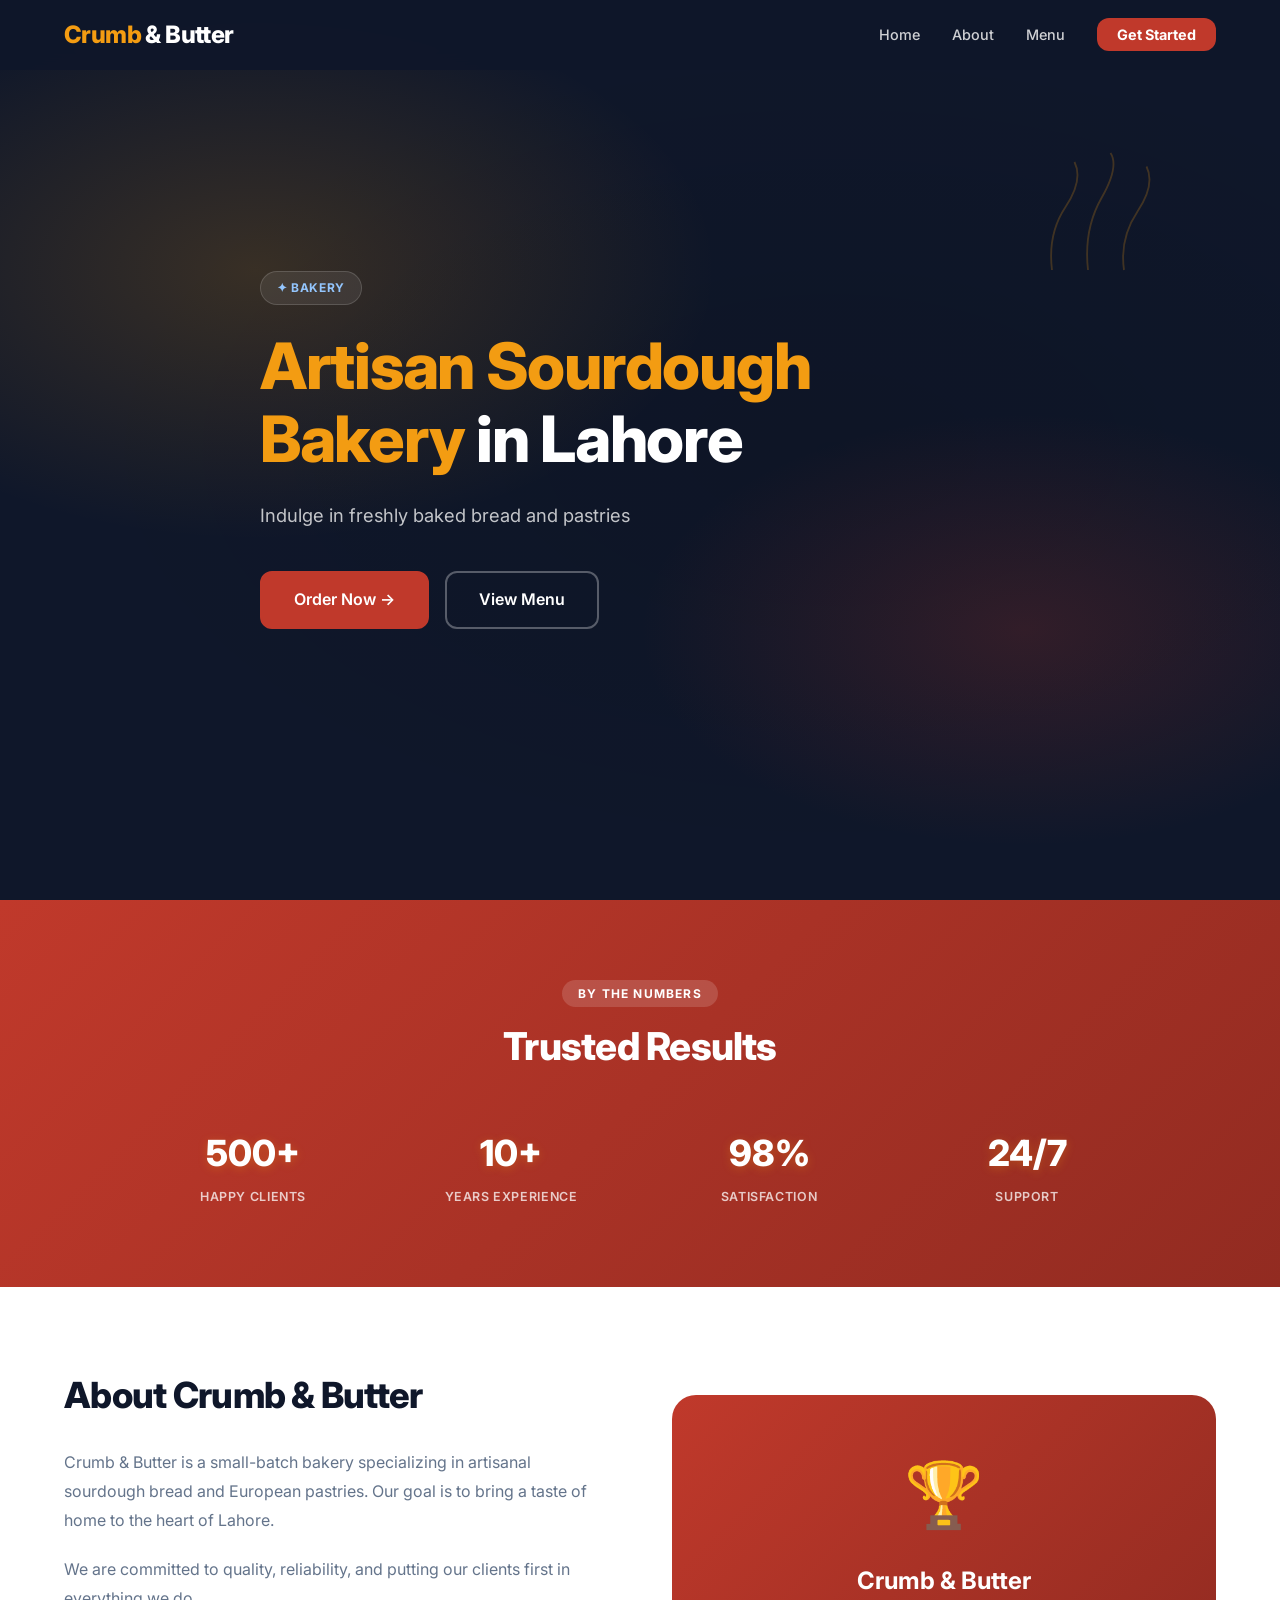
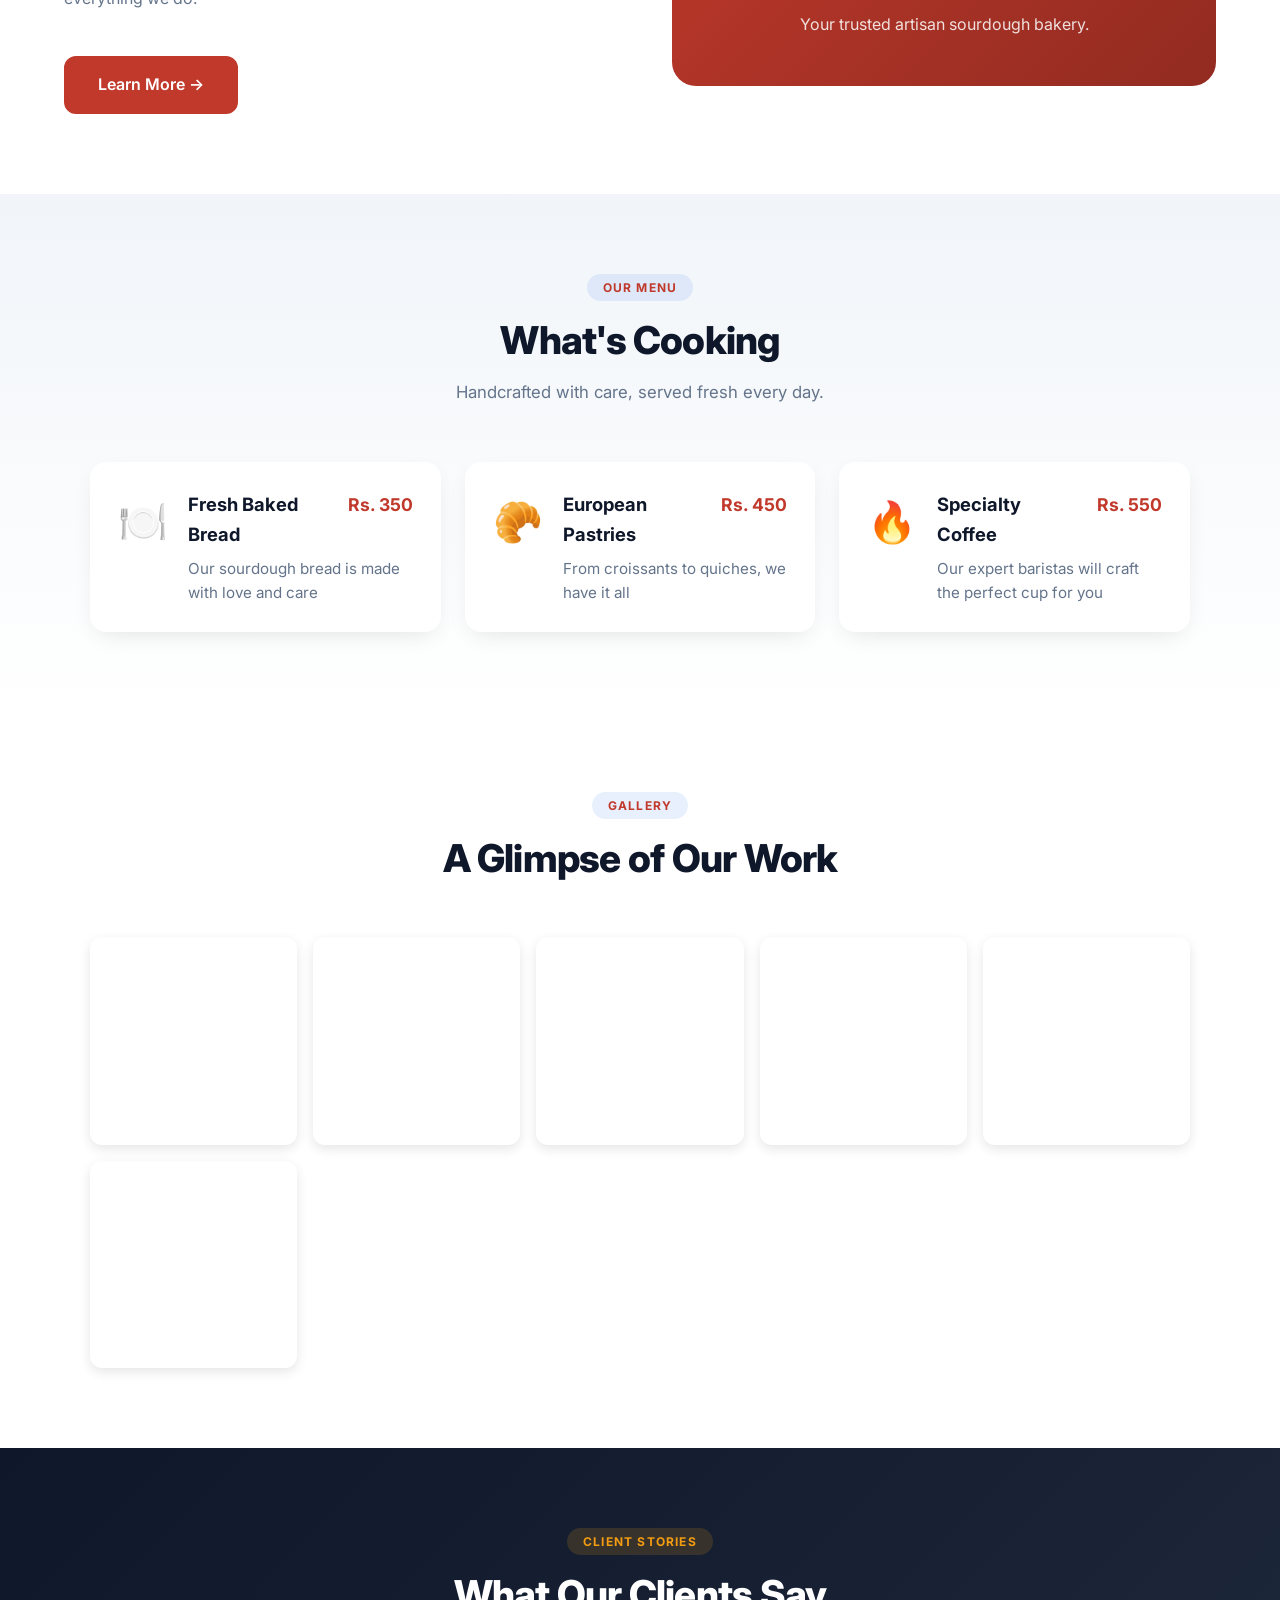
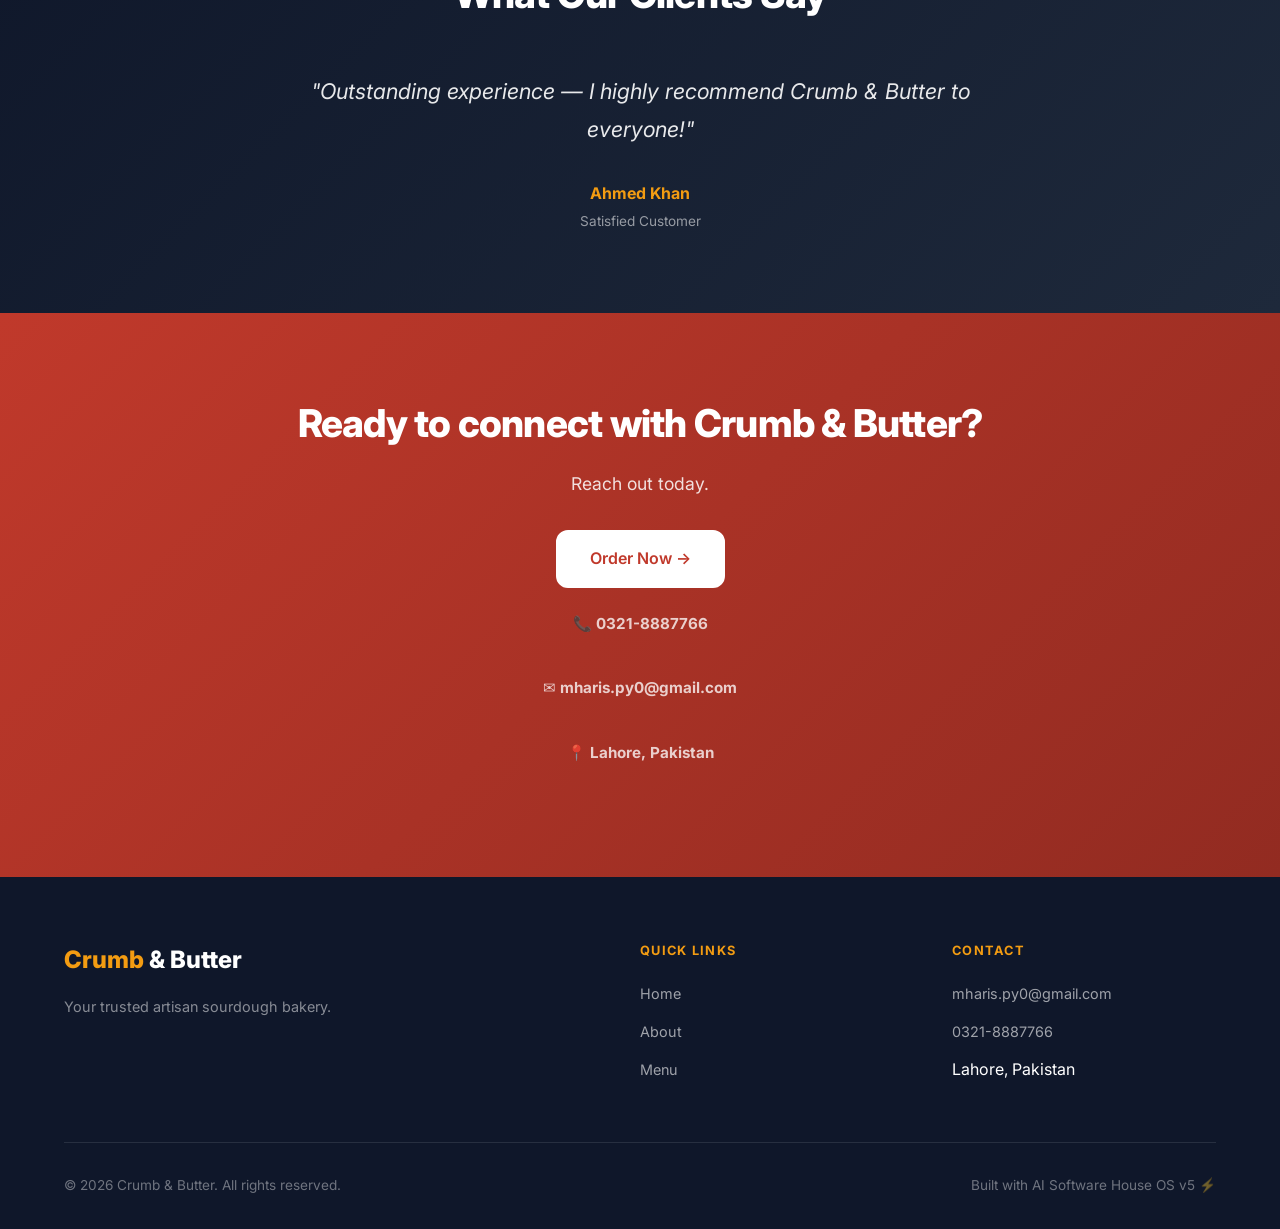
<file: index.html>
<!DOCTYPE html>
<html lang="en">
<head>
  <meta charset="UTF-8">
  <meta name="viewport" content="width=device-width,initial-scale=1.0">
  <title>Crumb & Butter - BAKERY</title>
  <meta name="description" content="Indulge in freshly baked bread and pastries">
  <link rel="preconnect" href="https://fonts.googleapis.com">
  <link href="https://fonts.googleapis.com/css2?family=Inter:wght@400;500;600;700;800&display=swap" rel="stylesheet">
  <link rel="stylesheet" href="styles.css">
</head>
<body>

  <nav class="navbar">
    <div class="container nav-inner">
      <div class="nav-brand"><span>Crumb</span> & Butter</div>
      <ul class="nav-links">
          <li><a href="index.html">Home</a></li>
          <li><a href="about.html">About</a></li>
          <li><a href="menu.html">Menu</a></li>
          <li><a href="#contact" class="nav-cta">Get Started</a></li>
      </ul>
      <div class="hamburger"><span></span><span></span><span></span></div>
    </div>
  </nav>

  
  <section class="hero" id="home">
    <div class="hero-deco" aria-hidden="true"><svg viewBox="0 0 200 200" xmlns="http://www.w3.org/2000/svg">
      <path d="M60 180 Q 55 140, 75 110 T 85 60" />
      <path d="M100 180 Q 95 135, 115 100 T 125 50" />
      <path d="M140 180 Q 135 145, 155 115 T 165 65" />
    </svg></div>
    <div class="container">
      <div class="hero-content">
        <div class="hero-badge">✦ BAKERY</div>
        <h1><em>Artisan Sourdough Bakery</em> in Lahore</h1>
        <p class="hero-sub">Indulge in freshly baked bread and pastries</p>
        <div class="hero-btns">
          <a href="#contact" class="btn btn-primary">Order Now →</a>
          <a href="#services" class="btn btn-outline">View Menu</a>
        </div>
      </div>
    </div>
  </section>

  <section id="stats" style="background:linear-gradient(135deg,var(--primary) 0%,var(--secondary) 100%);color:var(--white);padding:5rem 0">
    <div class="container">
      <div class="section-header" style="color:var(--white)">
        <span class="section-tag" style="background:rgba(255,255,255,.15);color:var(--white);border-color:rgba(255,255,255,.25)">By the Numbers</span>
        <h2 style="color:var(--white);margin-bottom:0">Trusted Results</h2>
      </div>
      <div class="stats-grid" style="max-width:1000px;margin:2rem auto 0;color:var(--white);display:grid;grid-template-columns:repeat(auto-fit,minmax(200px,1fr));gap:2rem;text-align:center"><div class="stat-item"><span class="stat-number">500+</span><div class="stat-label">Happy Clients</div></div><div class="stat-item"><span class="stat-number">10+</span><div class="stat-label">Years Experience</div></div><div class="stat-item"><span class="stat-number">98%</span><div class="stat-label">Satisfaction</div></div><div class="stat-item"><span class="stat-number">24/7</span><div class="stat-label">Support</div></div></div>
    </div>
  </section>

  <section id="about">
    <div class="container">
      <div class="about-grid">
        <div class="about-content fade-in">
          <h2>About Crumb & Butter</h2>
          <p>Crumb & Butter is a small-batch bakery specializing in artisanal sourdough bread and European pastries. Our goal is to bring a taste of home to the heart of Lahore.</p>
          <p>We are committed to quality, reliability, and putting our clients first in everything we do.</p>
          <a href="#contact" class="btn btn-primary" style="margin-top:1.5rem">Learn More →</a>
        </div>
        <div class="about-visual fade-in">
          <div class="about-visual-icon">🏆</div>
          <h3>Crumb & Butter</h3>
          <p>Your trusted artisan sourdough bakery.</p>
        </div>
      </div>
    </div>
  </section>

  <section class="services-section" id="menu" style="background:linear-gradient(180deg,var(--light) 0%,#fff 100%)">
    <div class="container">
      <div class="section-header">
        <span class="section-tag">Our Menu</span>
        <h2>What's Cooking</h2>
        <p>Handcrafted with care, served fresh every day.</p>
      </div>
      <div style="display:grid;grid-template-columns:repeat(auto-fit,minmax(340px,1fr));gap:1.5rem;max-width:1100px;margin:0 auto">
        
          <div class="menu-item fade-in" style="background:var(--white);border-radius:1rem;padding:1.75rem;box-shadow:0 8px 24px -8px rgba(0,0,0,.12);display:flex;gap:1.25rem;align-items:flex-start">
            <div style="font-size:2.5rem;flex-shrink:0">🍽️</div>
            <div style="flex:1">
              <div style="display:flex;justify-content:space-between;align-items:baseline;gap:1rem;margin-bottom:.5rem">
                <h3 style="margin:0;font-size:1.15rem;color:var(--dark)">Fresh Baked Bread</h3>
                <span style="color:var(--primary);font-weight:700;font-size:1.1rem;white-space:nowrap">Rs. 350</span>
              </div>
              <p style="margin:0;color:var(--gray);font-size:.95rem;line-height:1.55">Our sourdough bread is made with love and care</p>
            </div>
          </div>
          <div class="menu-item fade-in" style="background:var(--white);border-radius:1rem;padding:1.75rem;box-shadow:0 8px 24px -8px rgba(0,0,0,.12);display:flex;gap:1.25rem;align-items:flex-start">
            <div style="font-size:2.5rem;flex-shrink:0">🥐</div>
            <div style="flex:1">
              <div style="display:flex;justify-content:space-between;align-items:baseline;gap:1rem;margin-bottom:.5rem">
                <h3 style="margin:0;font-size:1.15rem;color:var(--dark)">European Pastries</h3>
                <span style="color:var(--primary);font-weight:700;font-size:1.1rem;white-space:nowrap">Rs. 450</span>
              </div>
              <p style="margin:0;color:var(--gray);font-size:.95rem;line-height:1.55">From croissants to quiches, we have it all</p>
            </div>
          </div>
          <div class="menu-item fade-in" style="background:var(--white);border-radius:1rem;padding:1.75rem;box-shadow:0 8px 24px -8px rgba(0,0,0,.12);display:flex;gap:1.25rem;align-items:flex-start">
            <div style="font-size:2.5rem;flex-shrink:0">🔥</div>
            <div style="flex:1">
              <div style="display:flex;justify-content:space-between;align-items:baseline;gap:1rem;margin-bottom:.5rem">
                <h3 style="margin:0;font-size:1.15rem;color:var(--dark)">Specialty Coffee</h3>
                <span style="color:var(--primary);font-weight:700;font-size:1.1rem;white-space:nowrap">Rs. 550</span>
              </div>
              <p style="margin:0;color:var(--gray);font-size:.95rem;line-height:1.55">Our expert baristas will craft the perfect cup for you</p>
            </div>
          </div>
      </div>
    </div>
  </section>

  <section id="gallery">
    <div class="container">
      <div class="section-header">
        <span class="section-tag">Gallery</span>
        <h2>A Glimpse of Our Work</h2>
      </div>
      <div style="display:grid;grid-template-columns:repeat(auto-fit,minmax(180px,1fr));gap:1rem;max-width:1100px;margin:0 auto">
        <div class="gallery-tile fade-in" style="aspect-ratio:1/1;background:url('https://images.unsplash.com/photo-1487412947147-5cebf100ffc2?auto=format&fit=crop&w=500&q=80') center/cover no-repeat;border-radius:.75rem;box-shadow:0 4px 12px rgba(0,0,0,.1);transition:transform .35s ease"></div><div class="gallery-tile fade-in" style="aspect-ratio:1/1;background:url('https://images.unsplash.com/photo-1519125323398-675f0ddb6308?auto=format&fit=crop&w=500&q=80') center/cover no-repeat;border-radius:.75rem;box-shadow:0 4px 12px rgba(0,0,0,.1);transition:transform .35s ease"></div><div class="gallery-tile fade-in" style="aspect-ratio:1/1;background:url('https://images.unsplash.com/photo-1464207687429-7505649dae38?auto=format&fit=crop&w=500&q=80') center/cover no-repeat;border-radius:.75rem;box-shadow:0 4px 12px rgba(0,0,0,.1);transition:transform .35s ease"></div><div class="gallery-tile fade-in" style="aspect-ratio:1/1;background:url('https://images.unsplash.com/photo-1560750588-73207b1ef5b8?auto=format&fit=crop&w=500&q=80') center/cover no-repeat;border-radius:.75rem;box-shadow:0 4px 12px rgba(0,0,0,.1);transition:transform .35s ease"></div><div class="gallery-tile fade-in" style="aspect-ratio:1/1;background:url('https://images.unsplash.com/photo-1560066984-138dadb4c035?auto=format&fit=crop&w=500&q=80') center/cover no-repeat;border-radius:.75rem;box-shadow:0 4px 12px rgba(0,0,0,.1);transition:transform .35s ease"></div><div class="gallery-tile fade-in" style="aspect-ratio:1/1;background:url('https://images.unsplash.com/photo-1540555700478-4be289fbecef?auto=format&fit=crop&w=500&q=80') center/cover no-repeat;border-radius:.75rem;box-shadow:0 4px 12px rgba(0,0,0,.1);transition:transform .35s ease"></div>
      </div>
    </div>
  </section>

  <section class="testimonial-section" id="testimonials">
    <div class="container">
      <div class="section-header">
        <span class="section-tag" style="background:rgba(245,158,11,.15);color:var(--accent)">Client Stories</span>
        <h2 style="color:var(--white)">What Our Clients Say</h2>
      </div>
      <p class="test-quote fade-in">"Outstanding experience — I highly recommend Crumb & Butter to everyone!"</p>
      <p class="test-author">Ahmed Khan</p>
      <p class="test-role">Satisfied Customer</p>
    </div>
  </section>

  <section class="cta-section" id="contact">
    <div class="container">
      <h2>Ready to connect with Crumb & Butter?</h2>
      <p>Reach out today.</p>
      <a href="tel:0321-8887766" class="btn btn-white">Order Now →</a>
      <div class="contact-info">
        <p>📞 <strong><a href="tel:0321-8887766" style="color:inherit;text-decoration:none">0321-8887766</a></strong></p>
        <p>✉ <strong><a href="mailto:mharis.py0@gmail.com" style="color:inherit;text-decoration:none">mharis.py0@gmail.com</a></strong></p>
        <p>📍 <strong>Lahore, Pakistan</strong></p>
      </div>
    </div>
  </section>

  <footer class="footer">
    <div class="container">
      <div class="footer-grid">
        <div>
          <div class="footer-brand"><span>Crumb</span> & Butter</div>
          <p class="footer-tagline">Your trusted artisan sourdough bakery.</p>
        </div>
        <div class="footer-col">
          <h4>Quick Links</h4>
          <ul>
            <li><a href="index.html">Home</a></li>
            <li><a href="about.html">About</a></li>
            <li><a href="menu.html">Menu</a></li>
          </ul>
        </div>
        <div class="footer-col">
          <h4>Contact</h4>
          <ul>
            <li><a href="mailto:mharis.py0@gmail.com">mharis.py0@gmail.com</a></li>
            <li><a href="tel:0321-8887766">0321-8887766</a></li>
            <li>Lahore, Pakistan</li>
          </ul>
        </div>
      </div>
      <div class="footer-bottom">
        <p>© 2026 Crumb & Butter. All rights reserved.</p>
        <p>Built with AI Software House OS v5 ⚡</p>
      </div>
    </div>
  </footer>

  <script src="script.js"></script>
</body>
</html>
</file>
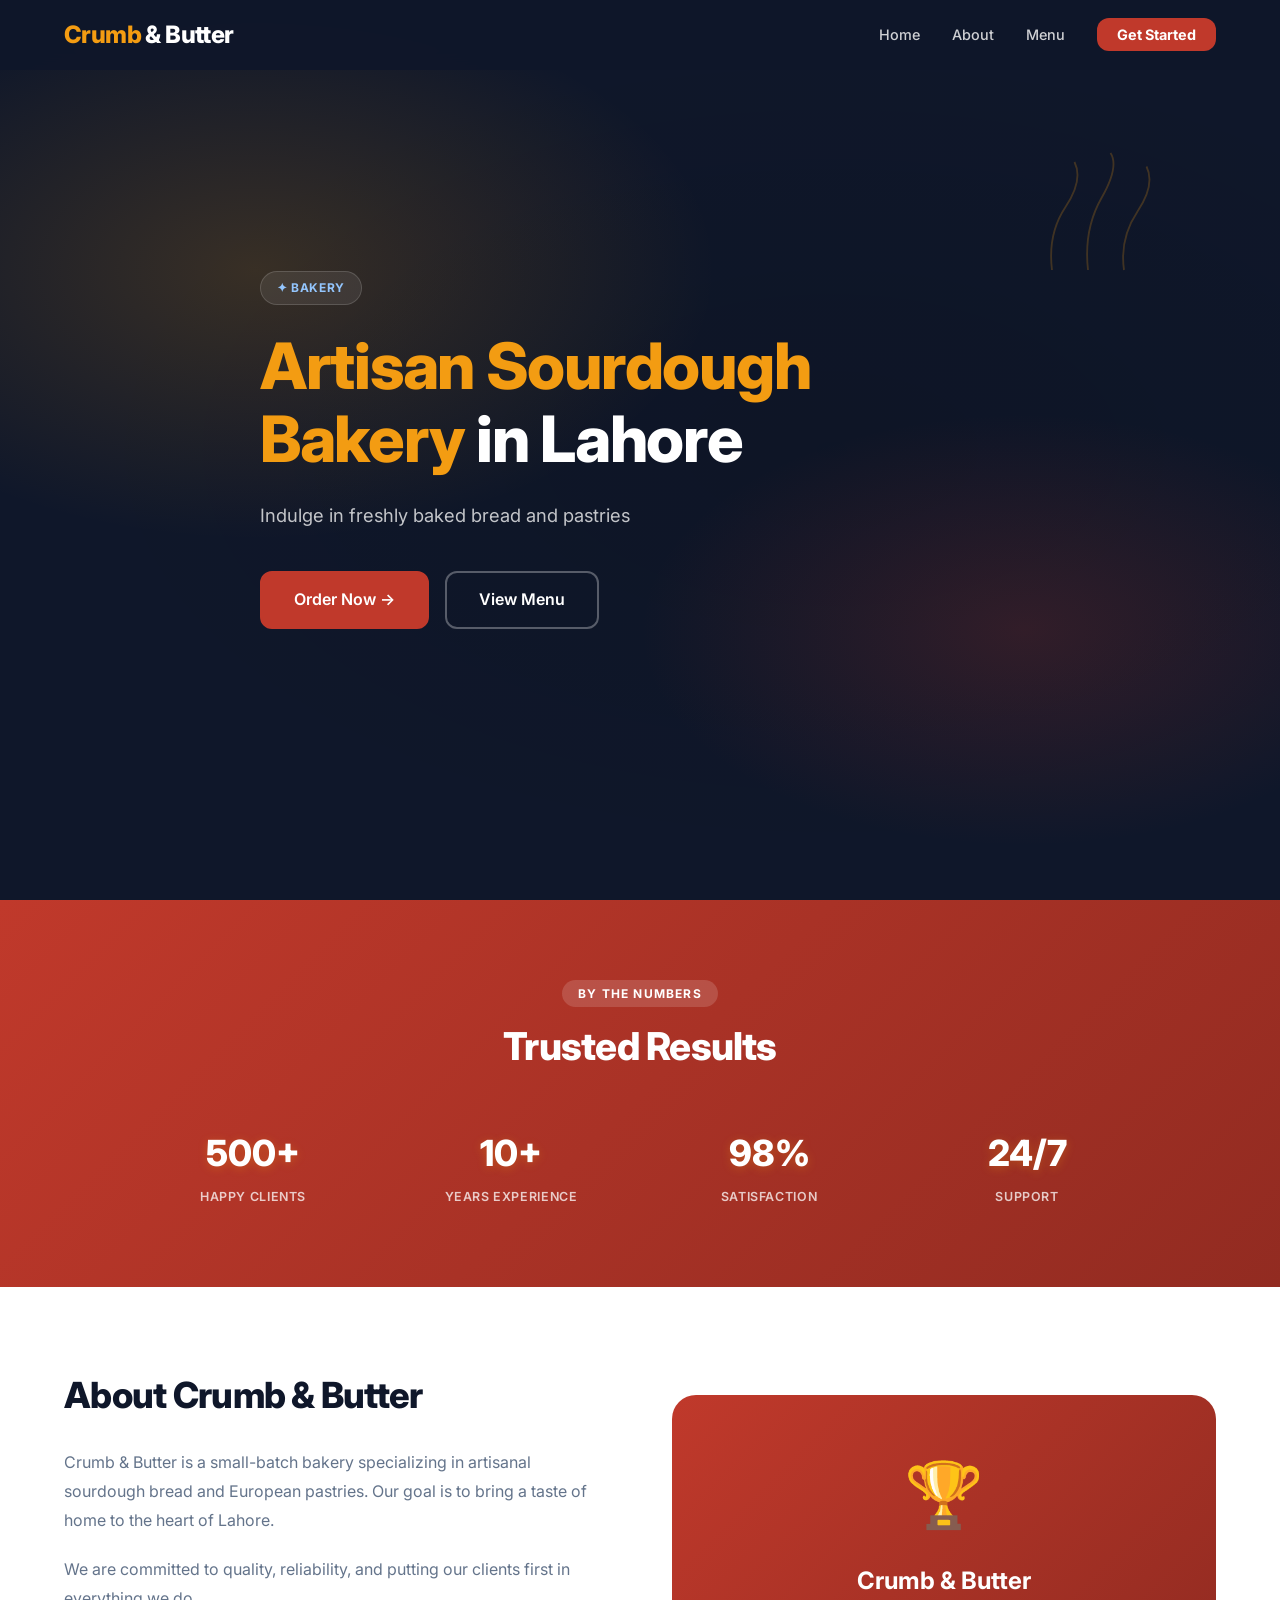
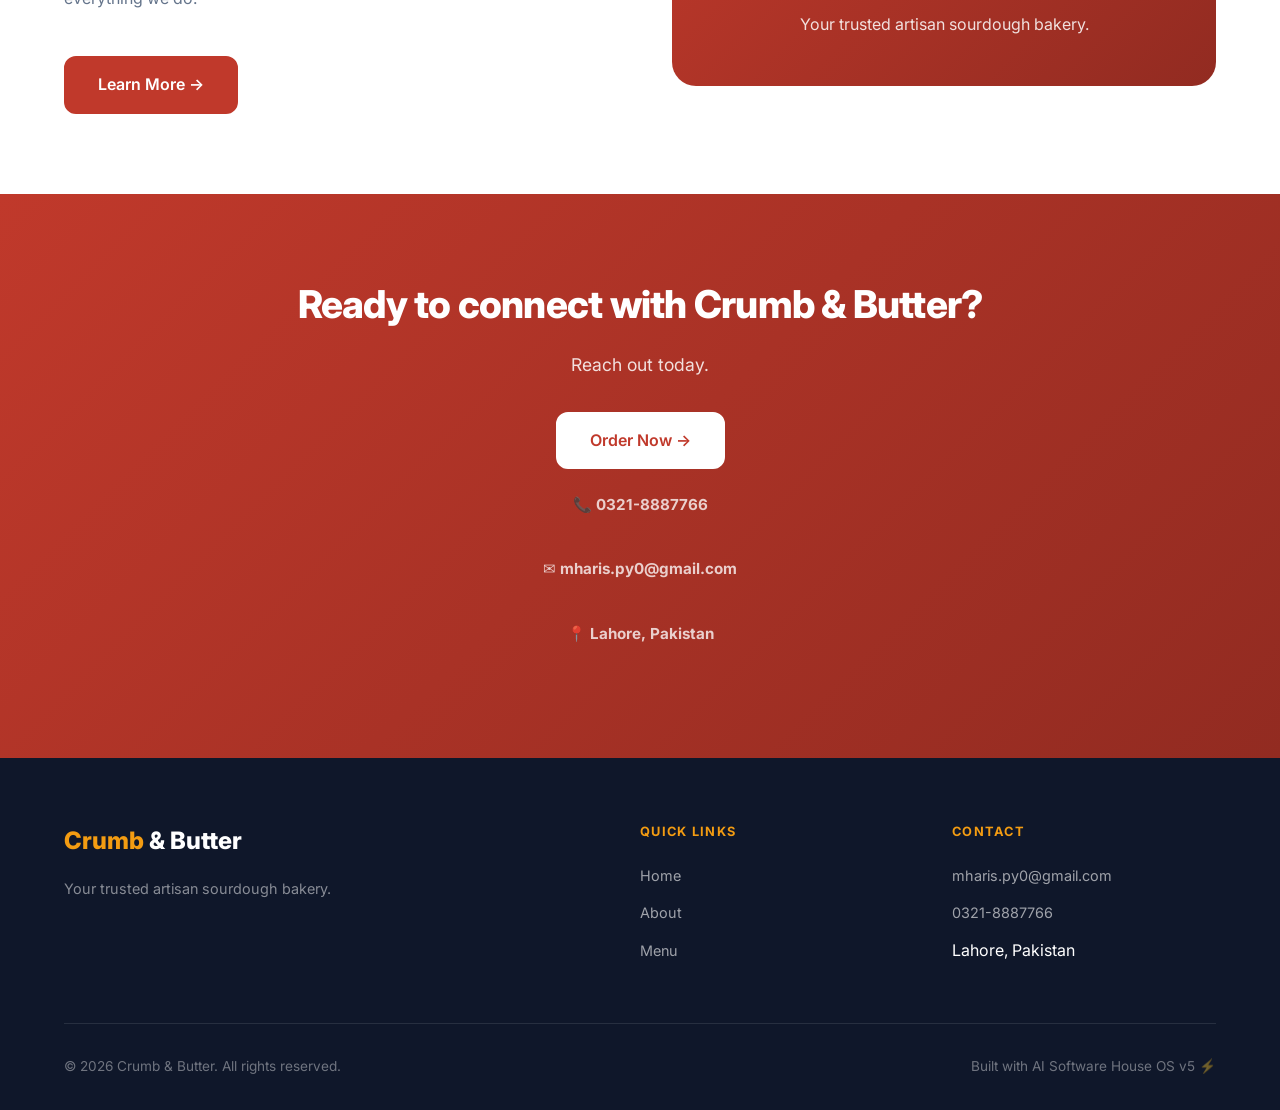
<file: about.html>
<!DOCTYPE html>
<html lang="en">
<head>
  <meta charset="UTF-8">
  <meta name="viewport" content="width=device-width,initial-scale=1.0">
  <title>About - Crumb & Butter</title>
  <meta name="description" content="Indulge in freshly baked bread and pastries">
  <link rel="preconnect" href="https://fonts.googleapis.com">
  <link href="https://fonts.googleapis.com/css2?family=Inter:wght@400;500;600;700;800&display=swap" rel="stylesheet">
  <link rel="stylesheet" href="styles.css">
</head>
<body>

  <nav class="navbar">
    <div class="container nav-inner">
      <div class="nav-brand"><a href="index.html"><span>Crumb</span> & Butter</a></div>
      <ul class="nav-links">
          <li><a href="index.html">Home</a></li>
          <li><a href="about.html">About</a></li>
          <li><a href="menu.html">Menu</a></li>
          <li><a href="index.html#contact" class="nav-cta">Get Started</a></li>
      </ul>
      <div class="hamburger"><span></span><span></span><span></span></div>
    </div>
  </nav>

  
  <section class="hero" id="home">
    <div class="hero-deco" aria-hidden="true"><svg viewBox="0 0 200 200" xmlns="http://www.w3.org/2000/svg">
      <path d="M60 180 Q 55 140, 75 110 T 85 60" />
      <path d="M100 180 Q 95 135, 115 100 T 125 50" />
      <path d="M140 180 Q 135 145, 155 115 T 165 65" />
    </svg></div>
    <div class="container">
      <div class="hero-content">
        <div class="hero-badge">✦ BAKERY</div>
        <h1><em>Artisan Sourdough Bakery</em> in Lahore</h1>
        <p class="hero-sub">Indulge in freshly baked bread and pastries</p>
        <div class="hero-btns">
          <a href="#contact" class="btn btn-primary">Order Now →</a>
          <a href="#services" class="btn btn-outline">View Menu</a>
        </div>
      </div>
    </div>
  </section>

  <section id="stats" style="background:linear-gradient(135deg,var(--primary) 0%,var(--secondary) 100%);color:var(--white);padding:5rem 0">
    <div class="container">
      <div class="section-header" style="color:var(--white)">
        <span class="section-tag" style="background:rgba(255,255,255,.15);color:var(--white);border-color:rgba(255,255,255,.25)">By the Numbers</span>
        <h2 style="color:var(--white);margin-bottom:0">Trusted Results</h2>
      </div>
      <div class="stats-grid" style="max-width:1000px;margin:2rem auto 0;color:var(--white);display:grid;grid-template-columns:repeat(auto-fit,minmax(200px,1fr));gap:2rem;text-align:center"><div class="stat-item"><span class="stat-number">500+</span><div class="stat-label">Happy Clients</div></div><div class="stat-item"><span class="stat-number">10+</span><div class="stat-label">Years Experience</div></div><div class="stat-item"><span class="stat-number">98%</span><div class="stat-label">Satisfaction</div></div><div class="stat-item"><span class="stat-number">24/7</span><div class="stat-label">Support</div></div></div>
    </div>
  </section>

  <section id="about">
    <div class="container">
      <div class="about-grid">
        <div class="about-content fade-in">
          <h2>About Crumb & Butter</h2>
          <p>Crumb & Butter is a small-batch bakery specializing in artisanal sourdough bread and European pastries. Our goal is to bring a taste of home to the heart of Lahore.</p>
          <p>We are committed to quality, reliability, and putting our clients first in everything we do.</p>
          <a href="#contact" class="btn btn-primary" style="margin-top:1.5rem">Learn More →</a>
        </div>
        <div class="about-visual fade-in">
          <div class="about-visual-icon">🏆</div>
          <h3>Crumb & Butter</h3>
          <p>Your trusted artisan sourdough bakery.</p>
        </div>
      </div>
    </div>
  </section>

  <section class="cta-section" id="contact">
    <div class="container">
      <h2>Ready to connect with Crumb & Butter?</h2>
      <p>Reach out today.</p>
      <a href="tel:0321-8887766" class="btn btn-white">Order Now →</a>
      <div class="contact-info">
        <p>📞 <strong><a href="tel:0321-8887766" style="color:inherit;text-decoration:none">0321-8887766</a></strong></p>
        <p>✉ <strong><a href="mailto:mharis.py0@gmail.com" style="color:inherit;text-decoration:none">mharis.py0@gmail.com</a></strong></p>
        <p>📍 <strong>Lahore, Pakistan</strong></p>
      </div>
    </div>
  </section>

  <footer class="footer">
    <div class="container">
      <div class="footer-grid">
        <div>
          <div class="footer-brand"><span>Crumb</span> & Butter</div>
          <p class="footer-tagline">Your trusted artisan sourdough bakery.</p>
        </div>
        <div class="footer-col">
          <h4>Quick Links</h4>
          <ul>
            <li><a href="index.html">Home</a></li>
            <li><a href="about.html">About</a></li>
            <li><a href="menu.html">Menu</a></li>
          </ul>
        </div>
        <div class="footer-col">
          <h4>Contact</h4>
          <ul>
            <li><a href="mailto:mharis.py0@gmail.com">mharis.py0@gmail.com</a></li>
            <li><a href="tel:0321-8887766">0321-8887766</a></li>
            <li>Lahore, Pakistan</li>
          </ul>
        </div>
      </div>
      <div class="footer-bottom">
        <p>© 2026 Crumb & Butter. All rights reserved.</p>
        <p>Built with AI Software House OS v5 ⚡</p>
      </div>
    </div>
  </footer>

  <script src="script.js"></script>
</body>
</html>
</file>
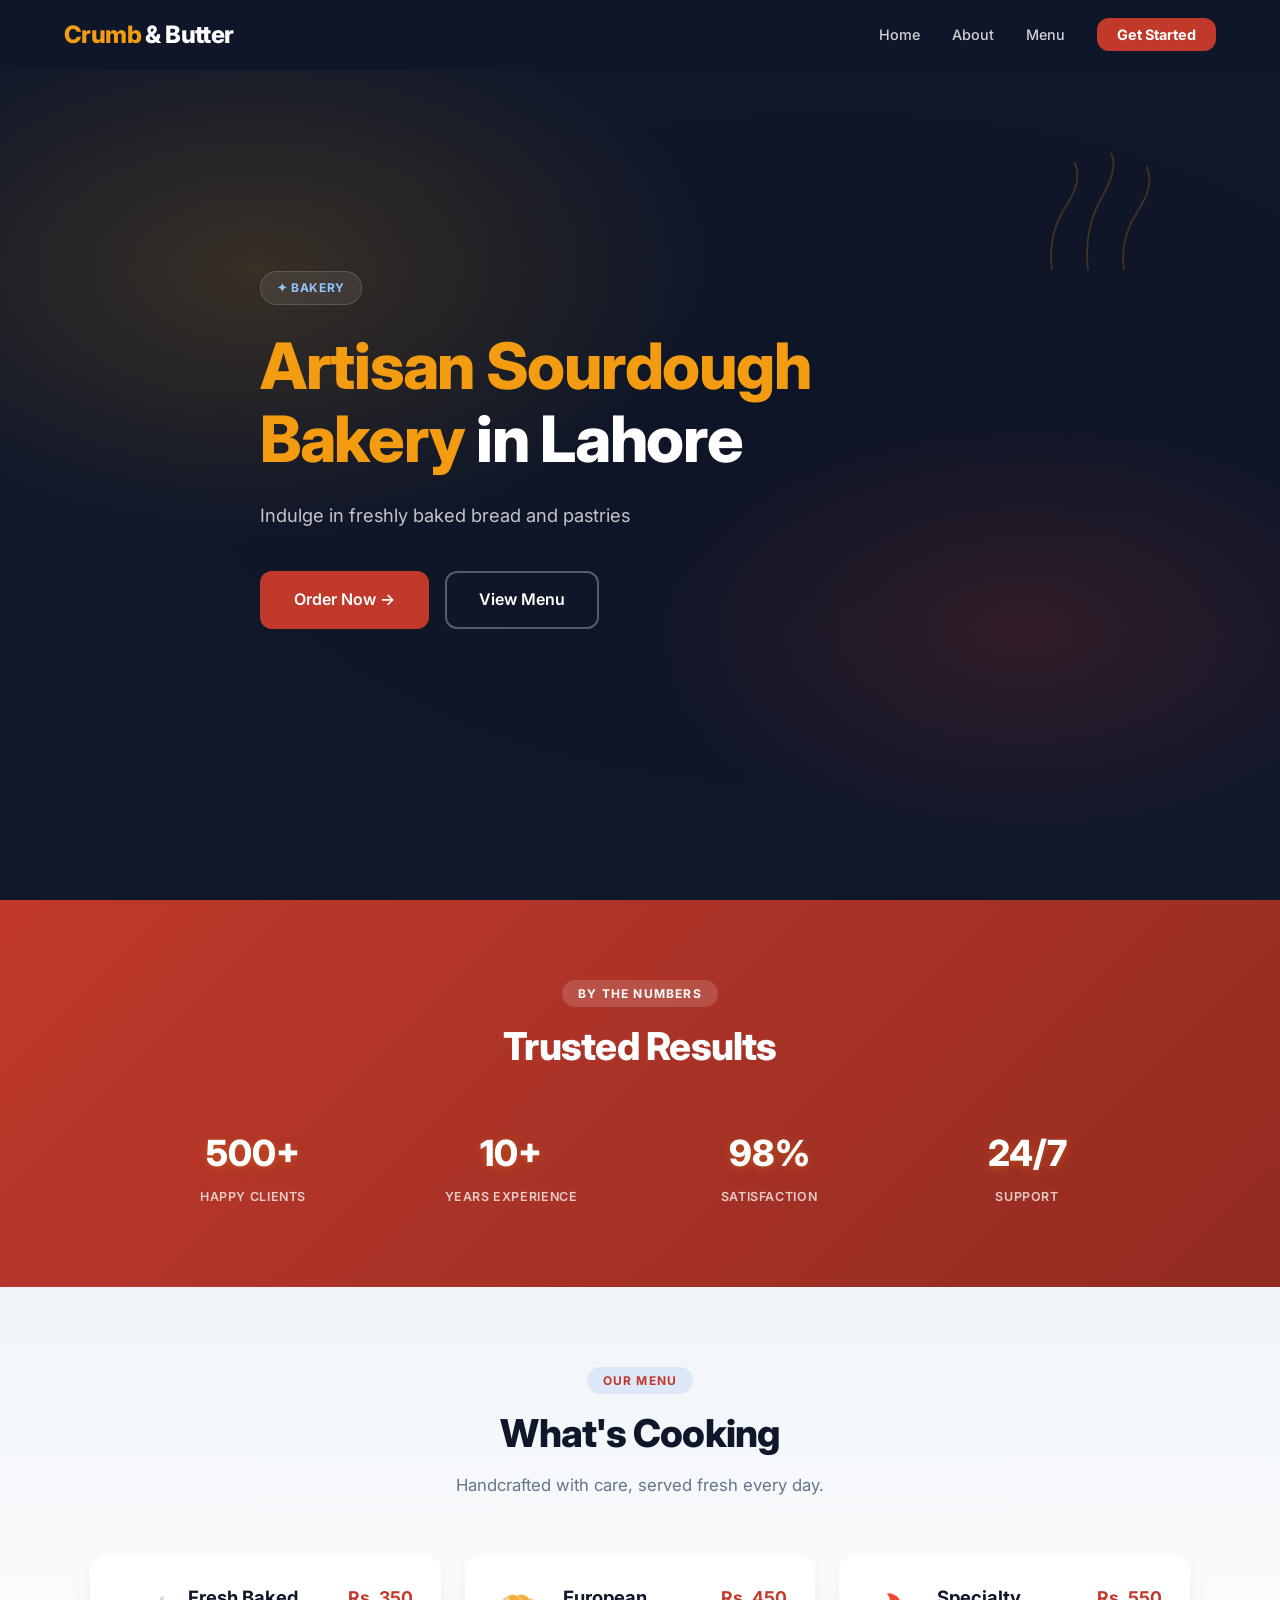
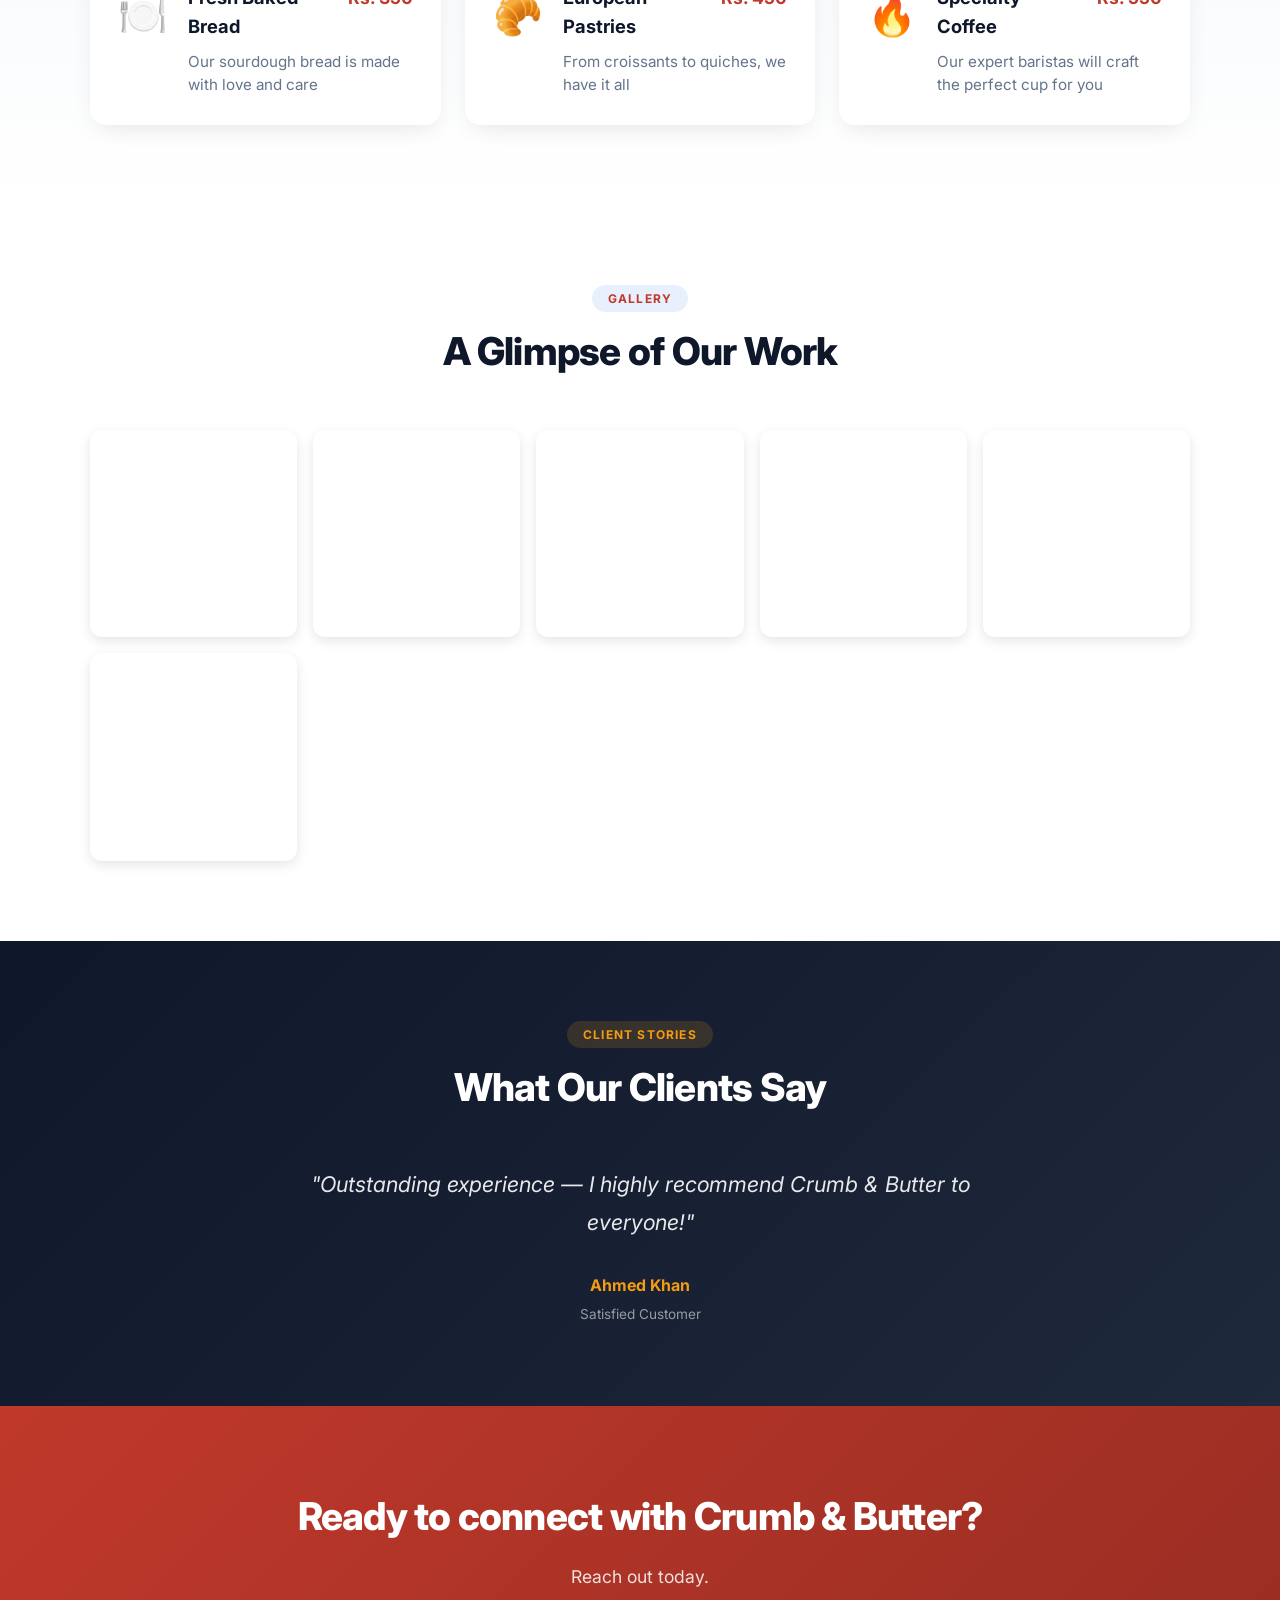
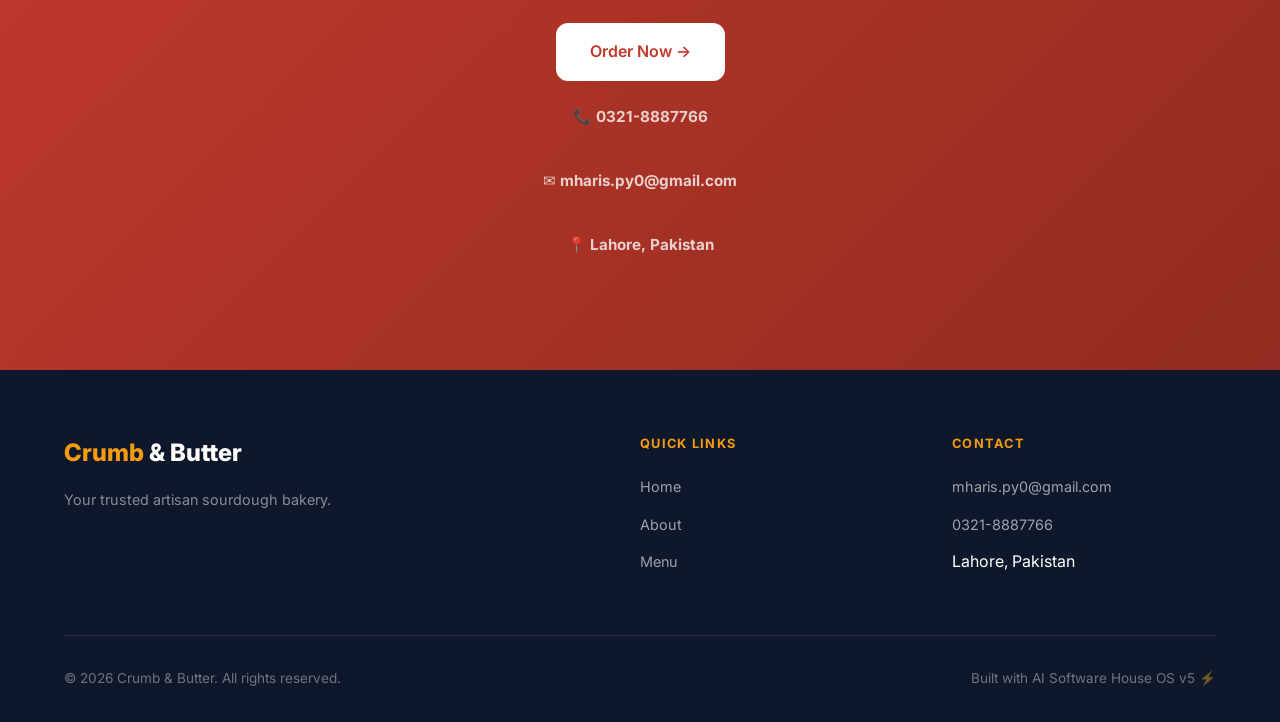
<file: menu.html>
<!DOCTYPE html>
<html lang="en">
<head>
  <meta charset="UTF-8">
  <meta name="viewport" content="width=device-width,initial-scale=1.0">
  <title>Menu - Crumb & Butter</title>
  <meta name="description" content="Indulge in freshly baked bread and pastries">
  <link rel="preconnect" href="https://fonts.googleapis.com">
  <link href="https://fonts.googleapis.com/css2?family=Inter:wght@400;500;600;700;800&display=swap" rel="stylesheet">
  <link rel="stylesheet" href="styles.css">
</head>
<body>

  <nav class="navbar">
    <div class="container nav-inner">
      <div class="nav-brand"><a href="index.html"><span>Crumb</span> & Butter</a></div>
      <ul class="nav-links">
          <li><a href="index.html">Home</a></li>
          <li><a href="about.html">About</a></li>
          <li><a href="menu.html">Menu</a></li>
          <li><a href="index.html#contact" class="nav-cta">Get Started</a></li>
      </ul>
      <div class="hamburger"><span></span><span></span><span></span></div>
    </div>
  </nav>

  
  <section class="hero" id="home">
    <div class="hero-deco" aria-hidden="true"><svg viewBox="0 0 200 200" xmlns="http://www.w3.org/2000/svg">
      <path d="M60 180 Q 55 140, 75 110 T 85 60" />
      <path d="M100 180 Q 95 135, 115 100 T 125 50" />
      <path d="M140 180 Q 135 145, 155 115 T 165 65" />
    </svg></div>
    <div class="container">
      <div class="hero-content">
        <div class="hero-badge">✦ BAKERY</div>
        <h1><em>Artisan Sourdough Bakery</em> in Lahore</h1>
        <p class="hero-sub">Indulge in freshly baked bread and pastries</p>
        <div class="hero-btns">
          <a href="#contact" class="btn btn-primary">Order Now →</a>
          <a href="#services" class="btn btn-outline">View Menu</a>
        </div>
      </div>
    </div>
  </section>

  <section id="stats" style="background:linear-gradient(135deg,var(--primary) 0%,var(--secondary) 100%);color:var(--white);padding:5rem 0">
    <div class="container">
      <div class="section-header" style="color:var(--white)">
        <span class="section-tag" style="background:rgba(255,255,255,.15);color:var(--white);border-color:rgba(255,255,255,.25)">By the Numbers</span>
        <h2 style="color:var(--white);margin-bottom:0">Trusted Results</h2>
      </div>
      <div class="stats-grid" style="max-width:1000px;margin:2rem auto 0;color:var(--white);display:grid;grid-template-columns:repeat(auto-fit,minmax(200px,1fr));gap:2rem;text-align:center"><div class="stat-item"><span class="stat-number">500+</span><div class="stat-label">Happy Clients</div></div><div class="stat-item"><span class="stat-number">10+</span><div class="stat-label">Years Experience</div></div><div class="stat-item"><span class="stat-number">98%</span><div class="stat-label">Satisfaction</div></div><div class="stat-item"><span class="stat-number">24/7</span><div class="stat-label">Support</div></div></div>
    </div>
  </section>

  <section class="services-section" id="menu" style="background:linear-gradient(180deg,var(--light) 0%,#fff 100%)">
    <div class="container">
      <div class="section-header">
        <span class="section-tag">Our Menu</span>
        <h2>What's Cooking</h2>
        <p>Handcrafted with care, served fresh every day.</p>
      </div>
      <div style="display:grid;grid-template-columns:repeat(auto-fit,minmax(340px,1fr));gap:1.5rem;max-width:1100px;margin:0 auto">
        
          <div class="menu-item fade-in" style="background:var(--white);border-radius:1rem;padding:1.75rem;box-shadow:0 8px 24px -8px rgba(0,0,0,.12);display:flex;gap:1.25rem;align-items:flex-start">
            <div style="font-size:2.5rem;flex-shrink:0">🍽️</div>
            <div style="flex:1">
              <div style="display:flex;justify-content:space-between;align-items:baseline;gap:1rem;margin-bottom:.5rem">
                <h3 style="margin:0;font-size:1.15rem;color:var(--dark)">Fresh Baked Bread</h3>
                <span style="color:var(--primary);font-weight:700;font-size:1.1rem;white-space:nowrap">Rs. 350</span>
              </div>
              <p style="margin:0;color:var(--gray);font-size:.95rem;line-height:1.55">Our sourdough bread is made with love and care</p>
            </div>
          </div>
          <div class="menu-item fade-in" style="background:var(--white);border-radius:1rem;padding:1.75rem;box-shadow:0 8px 24px -8px rgba(0,0,0,.12);display:flex;gap:1.25rem;align-items:flex-start">
            <div style="font-size:2.5rem;flex-shrink:0">🥐</div>
            <div style="flex:1">
              <div style="display:flex;justify-content:space-between;align-items:baseline;gap:1rem;margin-bottom:.5rem">
                <h3 style="margin:0;font-size:1.15rem;color:var(--dark)">European Pastries</h3>
                <span style="color:var(--primary);font-weight:700;font-size:1.1rem;white-space:nowrap">Rs. 450</span>
              </div>
              <p style="margin:0;color:var(--gray);font-size:.95rem;line-height:1.55">From croissants to quiches, we have it all</p>
            </div>
          </div>
          <div class="menu-item fade-in" style="background:var(--white);border-radius:1rem;padding:1.75rem;box-shadow:0 8px 24px -8px rgba(0,0,0,.12);display:flex;gap:1.25rem;align-items:flex-start">
            <div style="font-size:2.5rem;flex-shrink:0">🔥</div>
            <div style="flex:1">
              <div style="display:flex;justify-content:space-between;align-items:baseline;gap:1rem;margin-bottom:.5rem">
                <h3 style="margin:0;font-size:1.15rem;color:var(--dark)">Specialty Coffee</h3>
                <span style="color:var(--primary);font-weight:700;font-size:1.1rem;white-space:nowrap">Rs. 550</span>
              </div>
              <p style="margin:0;color:var(--gray);font-size:.95rem;line-height:1.55">Our expert baristas will craft the perfect cup for you</p>
            </div>
          </div>
      </div>
    </div>
  </section>

  <section id="gallery">
    <div class="container">
      <div class="section-header">
        <span class="section-tag">Gallery</span>
        <h2>A Glimpse of Our Work</h2>
      </div>
      <div style="display:grid;grid-template-columns:repeat(auto-fit,minmax(180px,1fr));gap:1rem;max-width:1100px;margin:0 auto">
        <div class="gallery-tile fade-in" style="aspect-ratio:1/1;background:url('https://images.unsplash.com/photo-1487412947147-5cebf100ffc2?auto=format&fit=crop&w=500&q=80') center/cover no-repeat;border-radius:.75rem;box-shadow:0 4px 12px rgba(0,0,0,.1);transition:transform .35s ease"></div><div class="gallery-tile fade-in" style="aspect-ratio:1/1;background:url('https://images.unsplash.com/photo-1519125323398-675f0ddb6308?auto=format&fit=crop&w=500&q=80') center/cover no-repeat;border-radius:.75rem;box-shadow:0 4px 12px rgba(0,0,0,.1);transition:transform .35s ease"></div><div class="gallery-tile fade-in" style="aspect-ratio:1/1;background:url('https://images.unsplash.com/photo-1464207687429-7505649dae38?auto=format&fit=crop&w=500&q=80') center/cover no-repeat;border-radius:.75rem;box-shadow:0 4px 12px rgba(0,0,0,.1);transition:transform .35s ease"></div><div class="gallery-tile fade-in" style="aspect-ratio:1/1;background:url('https://images.unsplash.com/photo-1560750588-73207b1ef5b8?auto=format&fit=crop&w=500&q=80') center/cover no-repeat;border-radius:.75rem;box-shadow:0 4px 12px rgba(0,0,0,.1);transition:transform .35s ease"></div><div class="gallery-tile fade-in" style="aspect-ratio:1/1;background:url('https://images.unsplash.com/photo-1560066984-138dadb4c035?auto=format&fit=crop&w=500&q=80') center/cover no-repeat;border-radius:.75rem;box-shadow:0 4px 12px rgba(0,0,0,.1);transition:transform .35s ease"></div><div class="gallery-tile fade-in" style="aspect-ratio:1/1;background:url('https://images.unsplash.com/photo-1540555700478-4be289fbecef?auto=format&fit=crop&w=500&q=80') center/cover no-repeat;border-radius:.75rem;box-shadow:0 4px 12px rgba(0,0,0,.1);transition:transform .35s ease"></div>
      </div>
    </div>
  </section>

  <section class="testimonial-section" id="testimonials">
    <div class="container">
      <div class="section-header">
        <span class="section-tag" style="background:rgba(245,158,11,.15);color:var(--accent)">Client Stories</span>
        <h2 style="color:var(--white)">What Our Clients Say</h2>
      </div>
      <p class="test-quote fade-in">"Outstanding experience — I highly recommend Crumb & Butter to everyone!"</p>
      <p class="test-author">Ahmed Khan</p>
      <p class="test-role">Satisfied Customer</p>
    </div>
  </section>

  <section class="cta-section" id="contact">
    <div class="container">
      <h2>Ready to connect with Crumb & Butter?</h2>
      <p>Reach out today.</p>
      <a href="tel:0321-8887766" class="btn btn-white">Order Now →</a>
      <div class="contact-info">
        <p>📞 <strong><a href="tel:0321-8887766" style="color:inherit;text-decoration:none">0321-8887766</a></strong></p>
        <p>✉ <strong><a href="mailto:mharis.py0@gmail.com" style="color:inherit;text-decoration:none">mharis.py0@gmail.com</a></strong></p>
        <p>📍 <strong>Lahore, Pakistan</strong></p>
      </div>
    </div>
  </section>

  <footer class="footer">
    <div class="container">
      <div class="footer-grid">
        <div>
          <div class="footer-brand"><span>Crumb</span> & Butter</div>
          <p class="footer-tagline">Your trusted artisan sourdough bakery.</p>
        </div>
        <div class="footer-col">
          <h4>Quick Links</h4>
          <ul>
            <li><a href="index.html">Home</a></li>
            <li><a href="about.html">About</a></li>
            <li><a href="menu.html">Menu</a></li>
          </ul>
        </div>
        <div class="footer-col">
          <h4>Contact</h4>
          <ul>
            <li><a href="mailto:mharis.py0@gmail.com">mharis.py0@gmail.com</a></li>
            <li><a href="tel:0321-8887766">0321-8887766</a></li>
            <li>Lahore, Pakistan</li>
          </ul>
        </div>
      </div>
      <div class="footer-bottom">
        <p>© 2026 Crumb & Butter. All rights reserved.</p>
        <p>Built with AI Software House OS v5 ⚡</p>
      </div>
    </div>
  </footer>

  <script src="script.js"></script>
</body>
</html>
</file>
<file: styles.css>
/* Website Generator v3 — Crumb & Butter | AI Software House OS */
:root {
  --primary:   #c0392b;
  --secondary: #922b21;
  --accent:    #f39c12;
  --dark:      #0f172a;
  --dark2:     #1e293b;
  --gray:      #64748b;
  --light:     #f1f5f9;
  --white:     #ffffff;
  --font:      'Inter','Segoe UI',sans-serif;
  --radius:    0.75rem;
  --shadow:    0 4px 6px -1px rgba(0,0,0,.1),0 2px 4px -1px rgba(0,0,0,.06);
  --shadowlg:  0 20px 25px -5px rgba(0,0,0,.1),0 10px 10px -5px rgba(0,0,0,.04);
  --ease:      all .3s ease;
}
*,*::before,*::after{box-sizing:border-box;margin:0;padding:0}
html{scroll-behavior:smooth}
body{font-family:var(--font);color:var(--dark);line-height:1.6;background:var(--white)}
a{text-decoration:none;color:inherit}
img{max-width:100%;height:auto}
.container{max-width:1200px;margin:0 auto;padding:0 1.5rem}
.navbar{position:fixed;top:0;left:0;right:0;z-index:1000;background:rgba(15,23,42,.95);backdrop-filter:blur(10px);padding:1rem 0;transition:var(--ease)}
.nav-inner{display:flex;align-items:center;justify-content:space-between}
.nav-brand{font-size:1.5rem;font-weight:800;color:var(--white);letter-spacing:-.025em}
.nav-brand span{color:var(--accent)}
.nav-brand a{color:inherit}
.nav-links{display:flex;gap:2rem;list-style:none}
.nav-links a{color:rgba(255,255,255,.8);font-size:.9rem;font-weight:500;transition:var(--ease)}
.nav-links a:hover{color:var(--accent)}
.nav-cta{background:var(--primary)!important;color:var(--white)!important;padding:.5rem 1.25rem;border-radius:var(--radius);font-weight:700!important}
.nav-cta:hover{background:var(--secondary)!important}
.hamburger{display:none;flex-direction:column;cursor:pointer;gap:5px}
.hamburger span{display:block;width:25px;height:2px;background:var(--white);transition:var(--ease)}
.hero{min-height:100vh;display:flex;align-items:center;background:linear-gradient(135deg,var(--dark) 0%,var(--dark2) 55%,#0c1524 100%);position:relative;overflow:hidden;padding-top:80px}
.hero::before{content:'';position:absolute;inset:0;background:radial-gradient(ellipse at 65% 50%,rgba(0,0,0,.1) 0%,transparent 68%)}
.hero-content{position:relative;z-index:1;max-width:760px}
.hero-badge{display:inline-flex;align-items:center;gap:.5rem;background:rgba(255,255,255,.08);border:1px solid rgba(255,255,255,.15);color:#93c5fd;padding:.375rem 1rem;border-radius:100px;font-size:.75rem;font-weight:700;letter-spacing:.05em;text-transform:uppercase;margin-bottom:1.5rem}
.hero h1{font-size:clamp(2.2rem,5vw,4rem);font-weight:800;line-height:1.15;color:var(--white);margin-bottom:1.5rem;letter-spacing:-.02em}
.hero h1 em{font-style:normal;color:var(--accent)}
.hero-sub{font-size:1.15rem;color:rgba(255,255,255,.75);margin-bottom:2.5rem;max-width:600px;line-height:1.7}
.hero-btns{display:flex;gap:1rem;flex-wrap:wrap}
.btn{display:inline-flex;align-items:center;gap:.5rem;padding:.875rem 2rem;border-radius:var(--radius);font-size:1rem;font-weight:600;cursor:pointer;border:2px solid transparent;transition:var(--ease);white-space:nowrap;text-decoration:none}
.btn-primary{background:var(--primary);color:var(--white);border-color:var(--primary)}
.btn-primary:hover{background:var(--secondary);border-color:var(--secondary);transform:translateY(-2px);box-shadow:0 8px 25px rgba(0,0,0,.3)}
.btn-outline{background:transparent;color:var(--white);border-color:rgba(255,255,255,.3)}
.btn-outline:hover{background:rgba(255,255,255,.1);border-color:rgba(255,255,255,.6)}
.btn-white{background:var(--white);color:var(--primary);border-color:var(--white)}
.btn-white:hover{background:var(--light);transform:translateY(-2px);box-shadow:0 8px 25px rgba(0,0,0,.2)}
.stats-bar{background:var(--primary);padding:2.5rem 0}
.stats-grid{display:grid;grid-template-columns:repeat(4,1fr);gap:2rem;text-align:center}
.stat-item{color:var(--white)}
.stat-number{display:block;font-size:2.25rem;font-weight:800}
.stat-label{font-size:.78rem;color:rgba(255,255,255,.75);font-weight:600;text-transform:uppercase;letter-spacing:.05em;margin-top:.25rem}
section{padding:5rem 0}
.section-header{text-align:center;margin-bottom:3.5rem}
.section-tag{display:inline-block;background:rgba(37,99,235,.1);color:var(--primary);font-size:.75rem;font-weight:700;letter-spacing:.1em;text-transform:uppercase;padding:.25rem 1rem;border-radius:100px;margin-bottom:1rem}
.section-header h2{font-size:clamp(1.75rem,3vw,2.75rem);font-weight:800;color:var(--dark);letter-spacing:-.02em;line-height:1.2}
.section-header p{color:var(--gray);font-size:1.05rem;margin-top:1rem;max-width:580px;margin-left:auto;margin-right:auto}
.about-grid{display:grid;grid-template-columns:1fr 1fr;gap:4rem;align-items:center}
.about-content h2{font-size:2.25rem;font-weight:800;color:var(--dark);margin-bottom:1.5rem;letter-spacing:-.02em}
.about-content p{color:var(--gray);line-height:1.8;margin-bottom:1.25rem}
.about-visual{background:linear-gradient(135deg,var(--primary),var(--secondary));border-radius:1.5rem;padding:3rem;color:var(--white);text-align:center}
.about-visual-icon{font-size:4rem;margin-bottom:1rem}
.about-visual h3{font-size:1.5rem;font-weight:700;margin-bottom:.75rem}
.about-visual p{opacity:.85;line-height:1.6}
.services-section{background:var(--light)}
.services-grid{display:grid;grid-template-columns:repeat(3,1fr);gap:1.5rem}
.service-card{background:var(--white);border-radius:1rem;padding:2.25rem;box-shadow:var(--shadow);transition:var(--ease);border:1px solid transparent}
.service-card:hover{transform:translateY(-5px);box-shadow:var(--shadowlg);border-color:var(--primary)}
.service-icon{width:60px;height:60px;background:linear-gradient(135deg,var(--primary),var(--secondary));border-radius:.875rem;display:flex;align-items:center;justify-content:center;font-size:1.75rem;margin-bottom:1.5rem}
.service-card h3{font-size:1.1rem;font-weight:700;color:var(--dark);margin-bottom:.75rem}
.service-card p{color:var(--gray);font-size:.9rem;line-height:1.7}
.why-grid{display:grid;grid-template-columns:repeat(3,1fr);gap:2rem}
.why-card{text-align:center;padding:2rem 1.5rem}
.why-number{width:52px;height:52px;background:linear-gradient(135deg,var(--primary),var(--accent));color:var(--white);font-size:1.25rem;font-weight:800;border-radius:50%;display:flex;align-items:center;justify-content:center;margin:0 auto 1.25rem}
.why-card h3{font-size:1.05rem;font-weight:700;color:var(--dark);margin-bottom:.75rem}
.why-card p{color:var(--gray);font-size:.9rem;line-height:1.7}
.testimonial-section{background:linear-gradient(135deg,var(--dark),var(--dark2));color:var(--white);text-align:center}
.test-quote{font-size:1.35rem;font-style:italic;line-height:1.75;max-width:740px;margin:0 auto 2rem;color:rgba(255,255,255,.9)}
.test-author{font-weight:700;color:var(--accent);font-size:1rem;margin-bottom:.3rem}
.test-role{font-size:.85rem;color:rgba(255,255,255,.55)}
.cta-section{background:linear-gradient(135deg,var(--primary),var(--secondary));color:var(--white);text-align:center}
.cta-section h2{font-size:clamp(1.75rem,3vw,2.5rem);font-weight:800;margin-bottom:1rem;letter-spacing:-.02em}
.cta-section p{font-size:1.1rem;opacity:.85;margin-bottom:2rem}
.contact-info{margin-top:1.5rem;opacity:.9;display:flex;flex-direction:column;gap:.5rem;align-items:center}
.contact-info p{font-size:.95rem}
.footer{background:var(--dark);color:var(--white);padding:4rem 0 2rem}
.footer-grid{display:grid;grid-template-columns:2fr 1fr 1fr;gap:3rem;margin-bottom:3rem}
.footer-brand{font-size:1.5rem;font-weight:800;margin-bottom:1rem}
.footer-brand span{color:var(--accent)}
.footer-tagline{color:rgba(255,255,255,.5);font-size:.9rem;line-height:1.6}
.footer-col h4{font-size:.8rem;font-weight:700;letter-spacing:.1em;text-transform:uppercase;color:var(--accent);margin-bottom:1.25rem}
.footer-col ul{list-style:none}
.footer-col li{margin-bottom:.75rem}
.footer-col a{color:rgba(255,255,255,.6);font-size:.9rem;transition:var(--ease)}
.footer-col a:hover{color:var(--white)}
.footer-bottom{border-top:1px solid rgba(255,255,255,.1);padding-top:2rem;display:flex;justify-content:space-between;align-items:center;flex-wrap:wrap;gap:1rem}
.footer-bottom p{color:rgba(255,255,255,.4);font-size:.85rem}
.fade-in{opacity:0;transform:translateY(30px);transition:opacity .6s ease,transform .6s ease}
.fade-in.visible{opacity:1;transform:translateY(0)}
@media(max-width:1024px){.stats-grid{grid-template-columns:repeat(2,1fr)}.services-grid{grid-template-columns:repeat(2,1fr)}.footer-grid{grid-template-columns:1fr 1fr}}
@media(max-width:768px){.about-grid{grid-template-columns:1fr}.why-grid{grid-template-columns:1fr}.nav-links{display:none}.hamburger{display:flex}.footer-grid{grid-template-columns:1fr}}
@media(max-width:480px){.services-grid{grid-template-columns:1fr}.stats-grid{grid-template-columns:1fr 1fr}.hero-btns{flex-direction:column}}


/* Treatment: warm_culinary */
.hero::after{content:'';position:absolute;inset:0;background:
  radial-gradient(ellipse 60% 50% at 20% 30%, rgba(243,156,18,.18), transparent 60%),
  radial-gradient(ellipse 50% 40% at 80% 70%, rgba(192,57,43,.20), transparent 60%);
  pointer-events:none;animation:culinaryGlow 8s ease-in-out infinite alternate}
@keyframes culinaryGlow{0%{opacity:.7;transform:scale(1)}100%{opacity:1;transform:scale(1.05)}}
.hero-deco{position:absolute;top:12%;right:8%;width:180px;height:180px;opacity:.22;z-index:0}
.hero-deco path{fill:none;stroke:var(--accent);stroke-width:2;animation:steamRise 4s ease-in-out infinite}
@keyframes steamRise{0%,100%{transform:translateY(0) scaleY(1)}50%{transform:translateY(-8px) scaleY(1.05)}}
.service-card{transition:all .4s cubic-bezier(.2,.8,.2,1)}
.service-card:hover{transform:translateY(-8px) rotate(-.5deg)}
.service-icon{background:linear-gradient(135deg,#c0392b,#f39c12)!important}
.services-section{background:linear-gradient(180deg,var(--light) 0%,#faf3e9 100%)}
.stat-number{text-shadow:0 2px 10px rgba(243,156,18,.3)}


/* Hero background photo with readability overlay */
.hero{
  background-image:
    linear-gradient(135deg, rgba(15,23,42,0.85) 0%, rgba(15,23,42,0.55) 55%, rgba(15,23,42,0.35) 100%),
    url('https://images.unsplash.com/photo-1514933651103-005eec06c04b?auto=format&fit=crop&w=1920&q=85') !important;
  background-size: cover !important;
  background-position: center center !important;
  background-repeat: no-repeat !important;
  background-color: var(--dark) !important;
}
.hero-content{position:relative;z-index:2}
.hero-deco{z-index:1}
</file>
